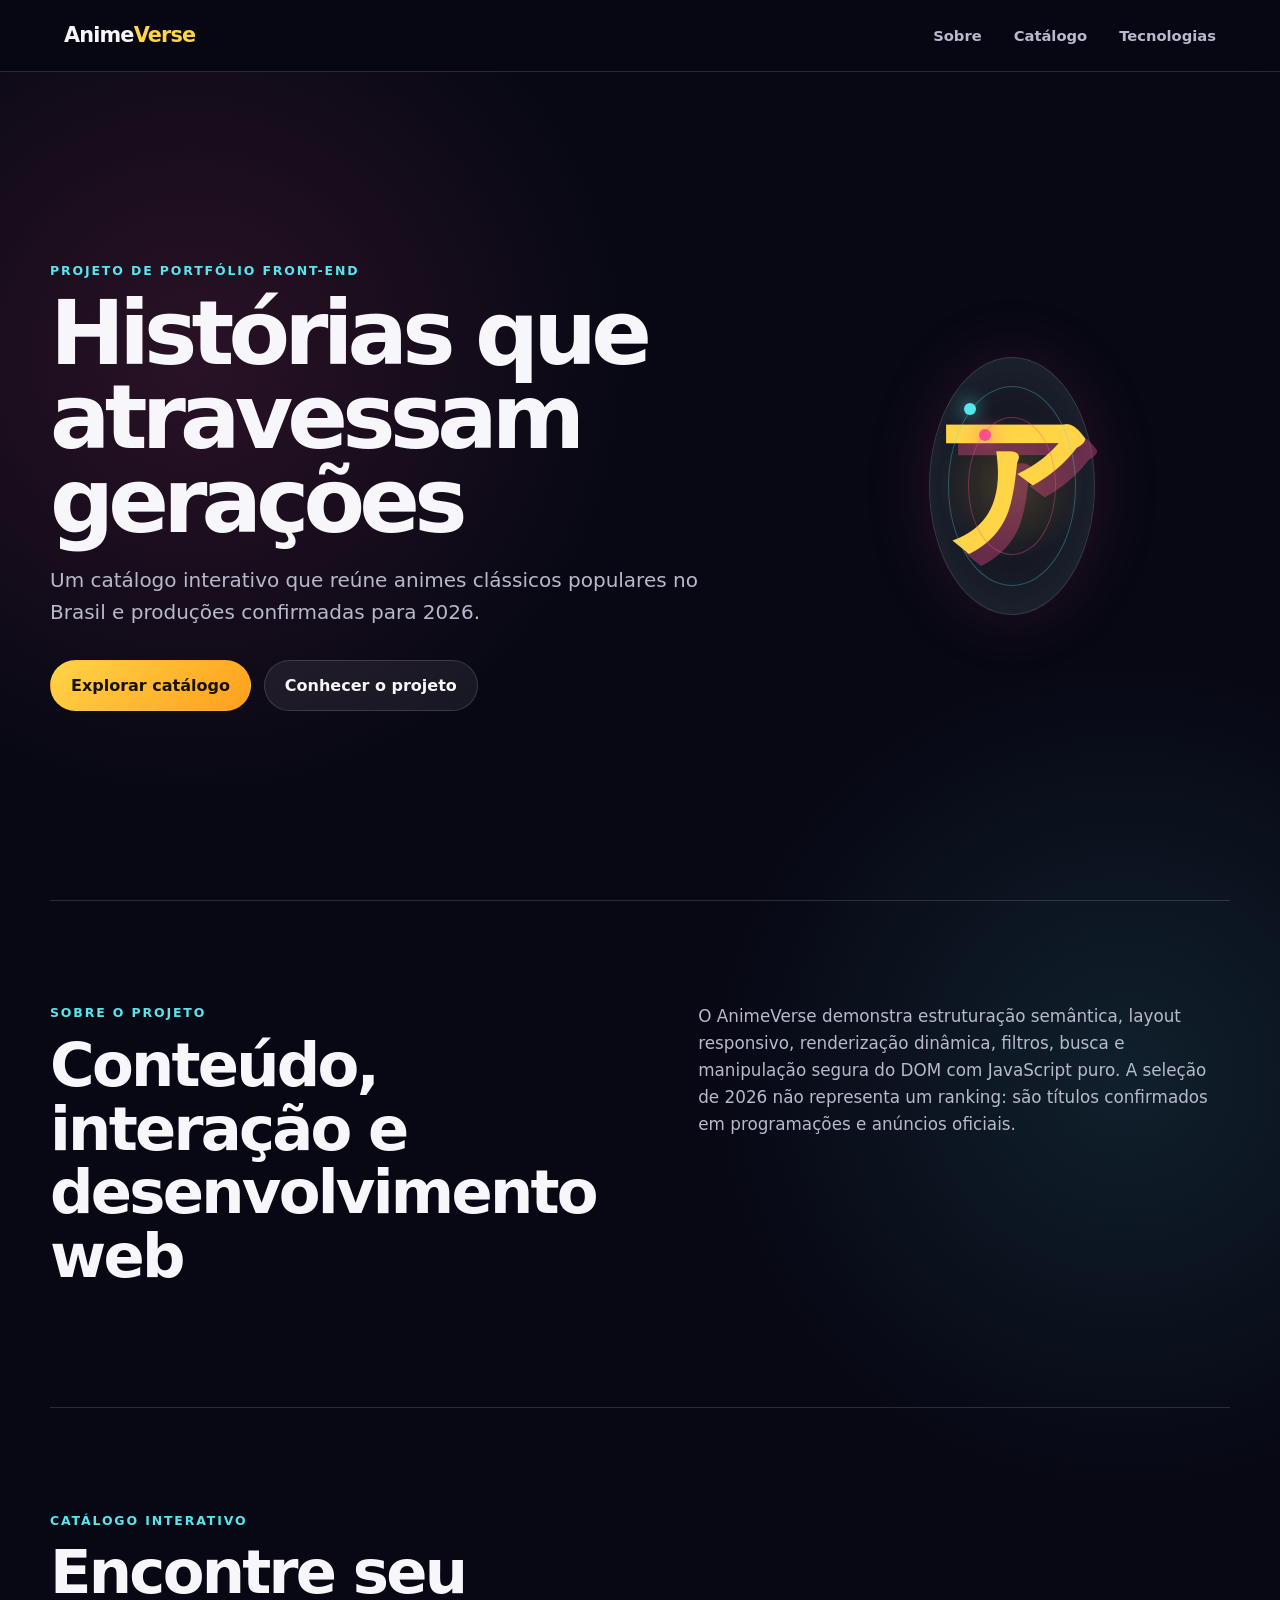
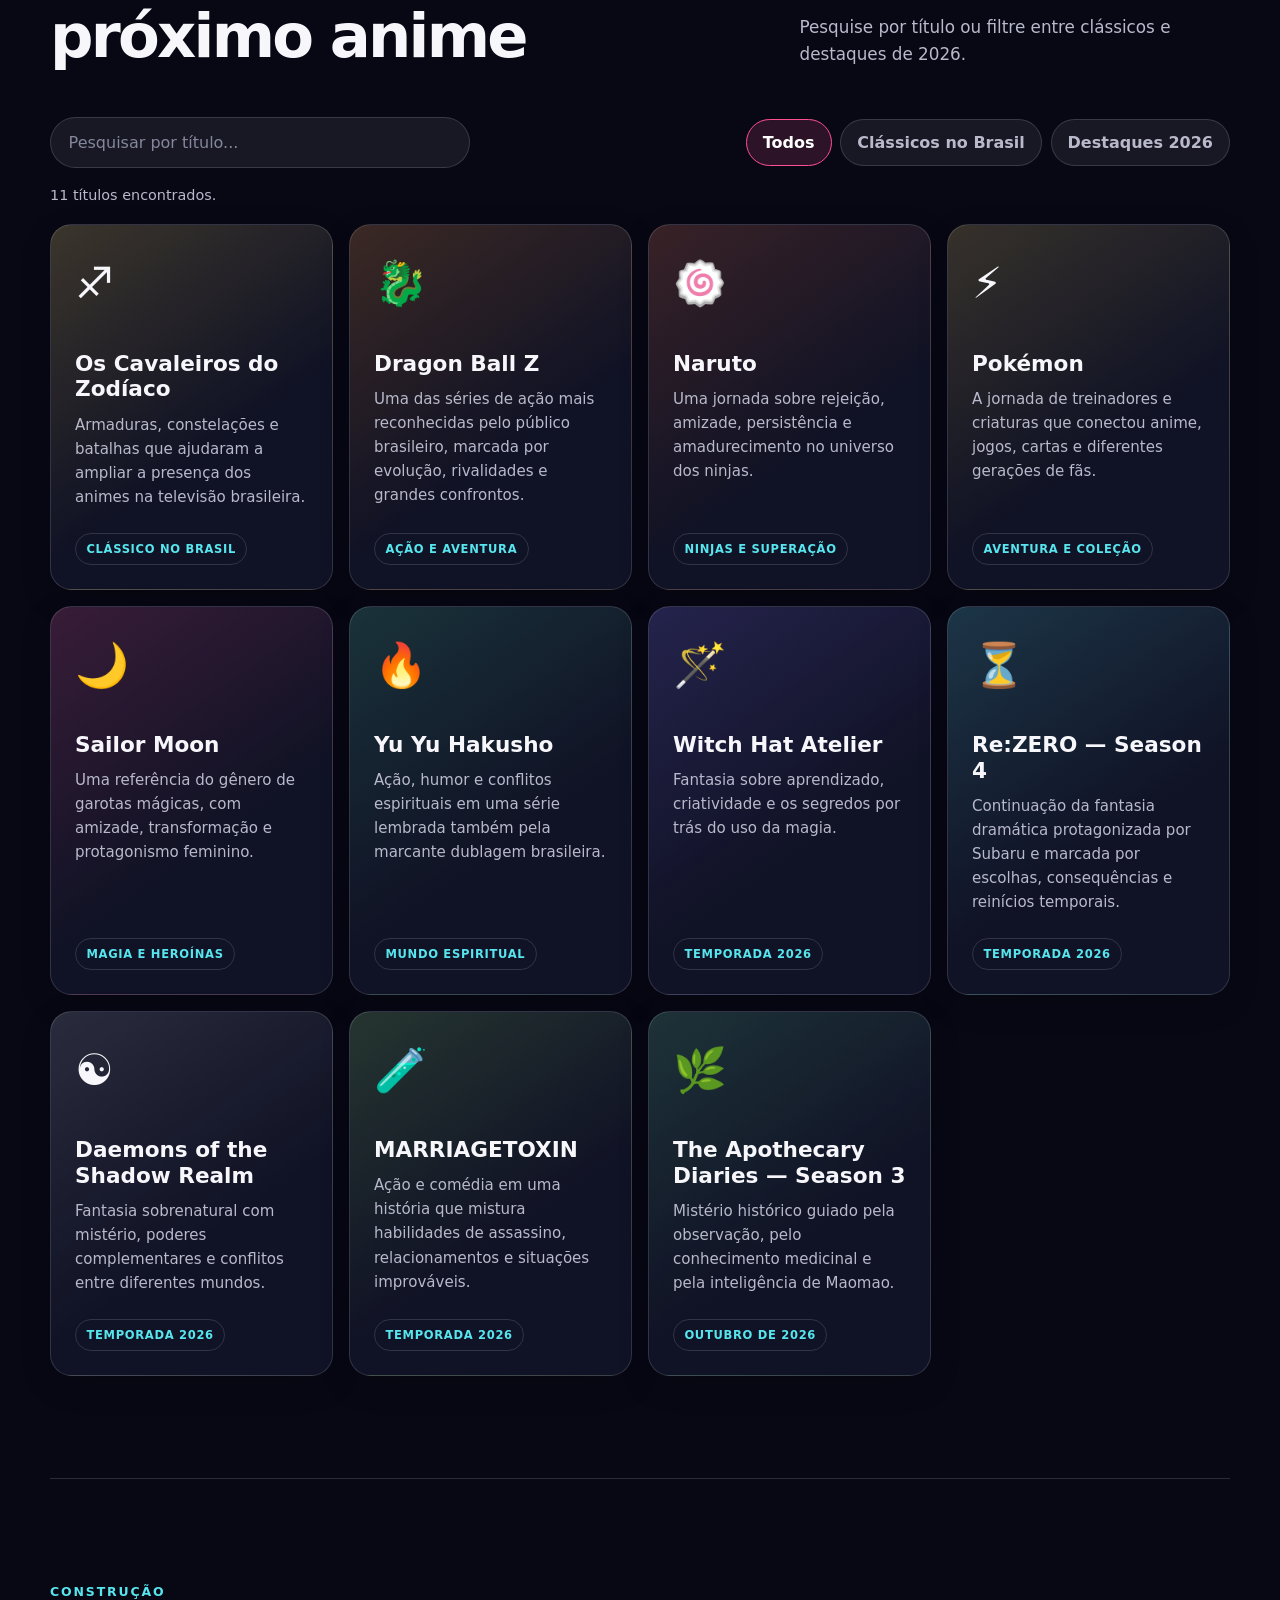
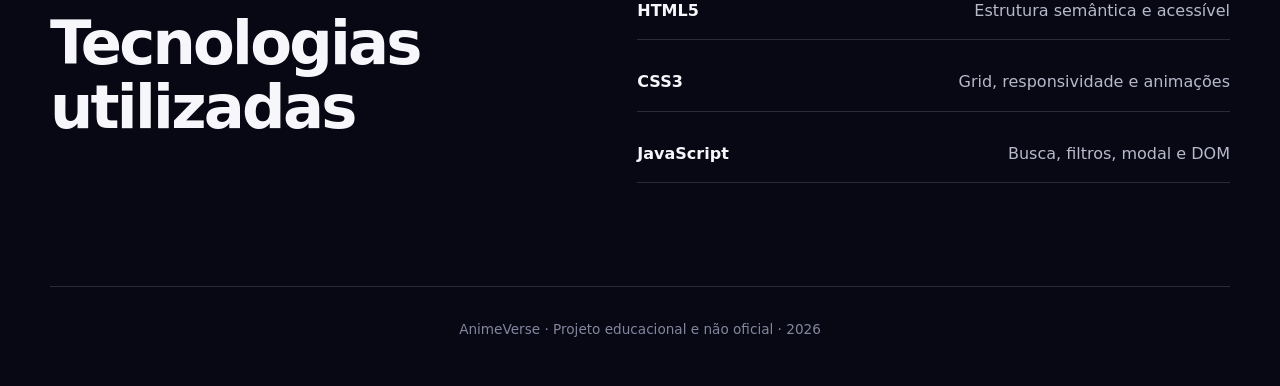
<file: index.html>
<!doctype html>
<html lang="pt-BR">
<head>
  <meta charset="utf-8">
  <meta name="viewport" content="width=device-width, initial-scale=1">
  <meta
    name="description"
    content="AnimeVerse: portfólio web interativo com clássicos populares no Brasil e destaques confirmados de 2026."
  >
  <title>AnimeVerse | Portfólio Web</title>
  <link rel="stylesheet" href="style.css">
  <script src="script.js" defer></script>
</head>
<body>
  <header class="topo">
    <a class="marca" href="#inicio" aria-label="AnimeVerse — início">
      Anime<span>Verse</span>
    </a>

    <nav aria-label="Navegação principal">
      <a href="#sobre">Sobre</a>
      <a href="#catalogo">Catálogo</a>
      <a href="#tecnologias">Tecnologias</a>
    </nav>
  </header>

  <main>
    <section id="inicio" class="hero" aria-labelledby="titulo-principal">
      <div class="hero-conteudo">
        <p class="rotulo">Projeto de portfólio front-end</p>
        <h1 id="titulo-principal">Histórias que atravessam gerações</h1>
        <p class="hero-texto">
          Um catálogo interativo que reúne animes clássicos populares no Brasil e
          produções confirmadas para 2026.
        </p>

        <div class="acoes">
          <a class="botao botao-primario" href="#catalogo">Explorar catálogo</a>
          <a class="botao botao-secundario" href="#sobre">Conhecer o projeto</a>
        </div>
      </div>

      <div class="hero-arte" aria-hidden="true">
        <span class="orbita orbita-um"></span>
        <span class="orbita orbita-dois"></span>
        <span class="simbolo">ア</span>
      </div>
    </section>

    <section id="sobre" class="secao sobre" aria-labelledby="titulo-sobre">
      <div>
        <p class="rotulo">Sobre o projeto</p>
        <h2 id="titulo-sobre">Conteúdo, interação e desenvolvimento web</h2>
      </div>

      <p>
        O AnimeVerse demonstra estruturação semântica, layout responsivo,
        renderização dinâmica, filtros, busca e manipulação segura do DOM com
        JavaScript puro. A seleção de 2026 não representa um ranking: são títulos
        confirmados em programações e anúncios oficiais.
      </p>
    </section>

    <section id="catalogo" class="secao" aria-labelledby="titulo-catalogo">
      <div class="cabecalho-secao">
        <div>
          <p class="rotulo">Catálogo interativo</p>
          <h2 id="titulo-catalogo">Encontre seu próximo anime</h2>
        </div>
        <p>
          Pesquise por título ou filtre entre clássicos e destaques de 2026.
        </p>
      </div>

      <div class="controles">
        <label class="campo-busca">
          <span class="sr-only">Pesquisar anime</span>
          <input
            id="busca"
            type="search"
            placeholder="Pesquisar por título..."
            autocomplete="off"
          >
        </label>

        <div class="filtros" role="group" aria-label="Filtrar catálogo">
          <button class="filtro ativo" type="button" data-filtro="todos" aria-pressed="true">
            Todos
          </button>
          <button class="filtro" type="button" data-filtro="classico" aria-pressed="false">
            Clássicos no Brasil
          </button>
          <button class="filtro" type="button" data-filtro="2026" aria-pressed="false">
            Destaques 2026
          </button>
        </div>
      </div>

      <p id="resultado-status" class="resultado-status" aria-live="polite"></p>
      <div id="grade-animes" class="grade-animes"></div>
    </section>

    <section id="tecnologias" class="secao tecnologias" aria-labelledby="titulo-tecnologias">
      <div>
        <p class="rotulo">Construção</p>
        <h2 id="titulo-tecnologias">Tecnologias utilizadas</h2>
      </div>

      <ul>
        <li><strong>HTML5</strong><span>Estrutura semântica e acessível</span></li>
        <li><strong>CSS3</strong><span>Grid, responsividade e animações</span></li>
        <li><strong>JavaScript</strong><span>Busca, filtros, modal e DOM</span></li>
      </ul>
    </section>
  </main>

  <dialog id="modal-anime" aria-labelledby="modal-titulo">
    <form method="dialog">
      <button class="fechar" type="submit" aria-label="Fechar detalhes">×</button>
    </form>
    <p id="modal-categoria" class="rotulo"></p>
    <h2 id="modal-titulo"></h2>
    <p id="modal-descricao"></p>
  </dialog>

  <footer>
    <p>
      AnimeVerse · Projeto educacional e não oficial ·
      <span id="ano-atual">2026</span>
    </p>
  </footer>
</body>
</html>
</file>
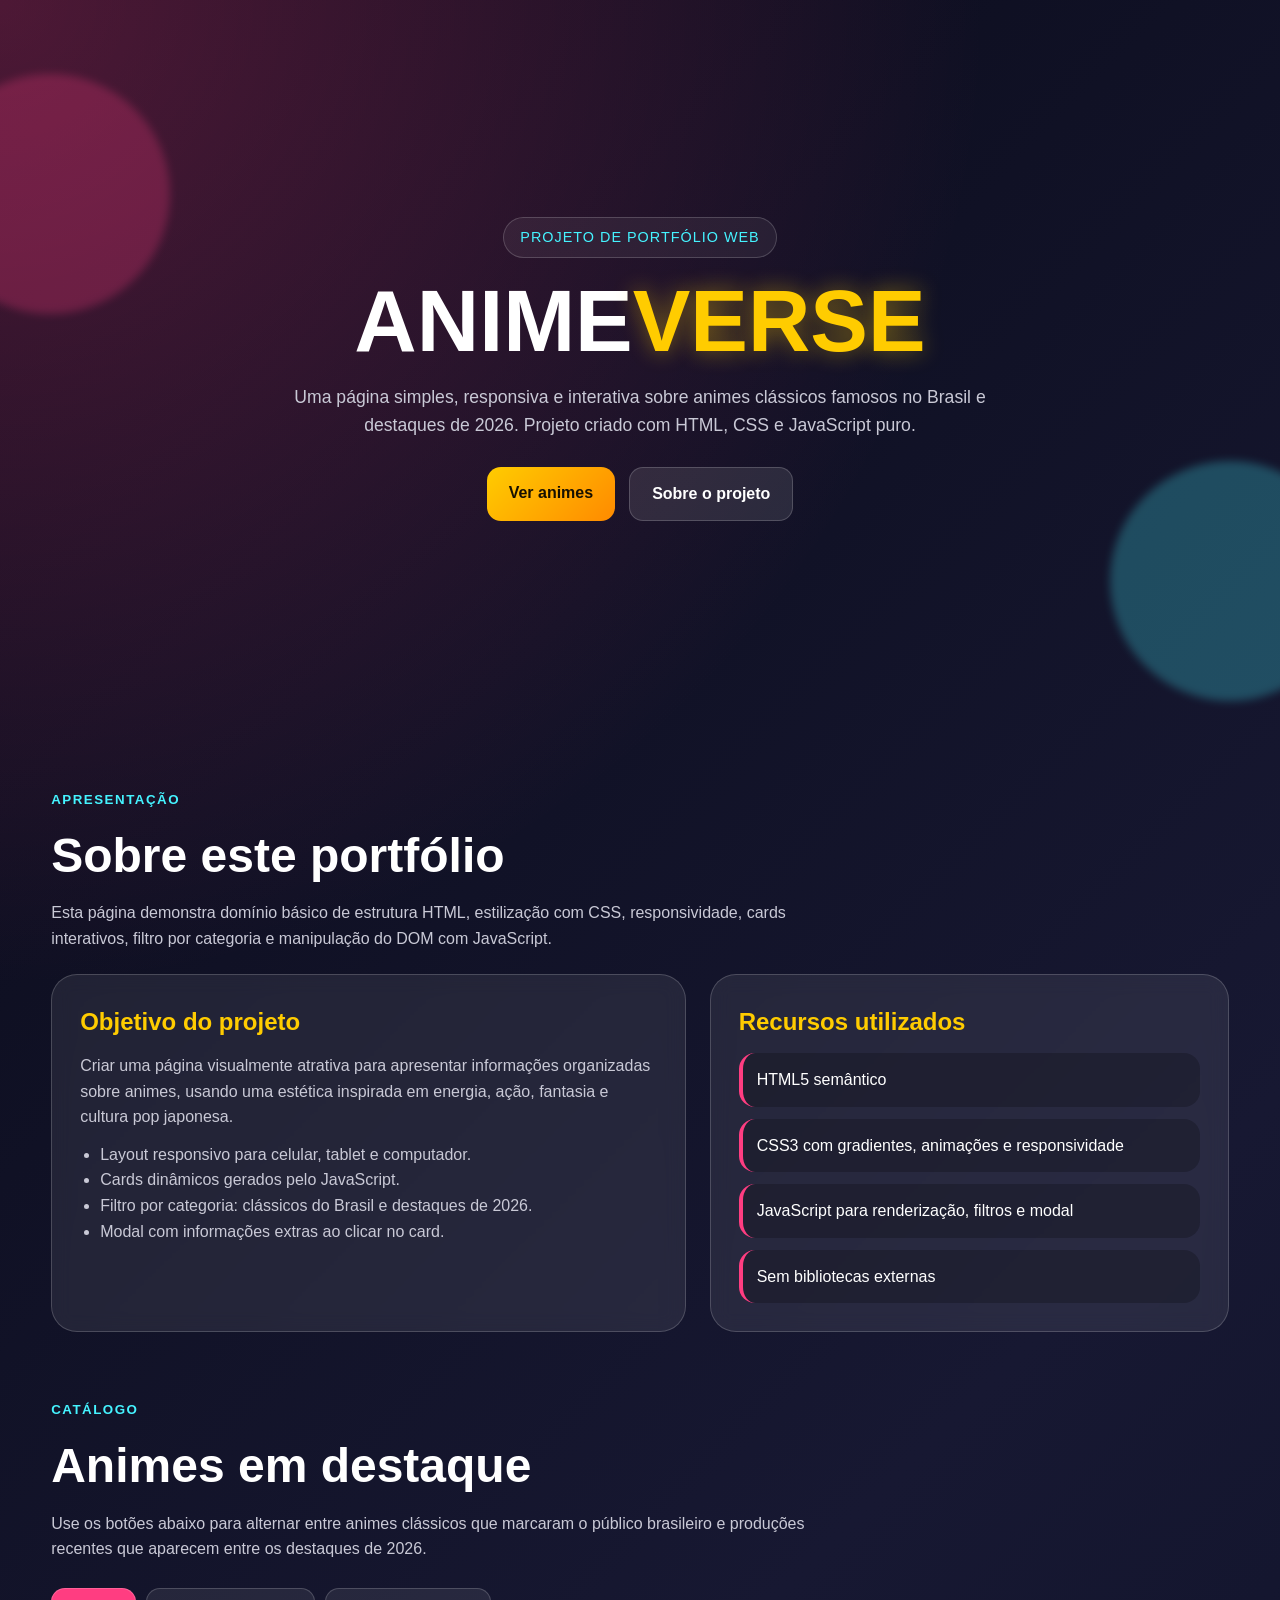
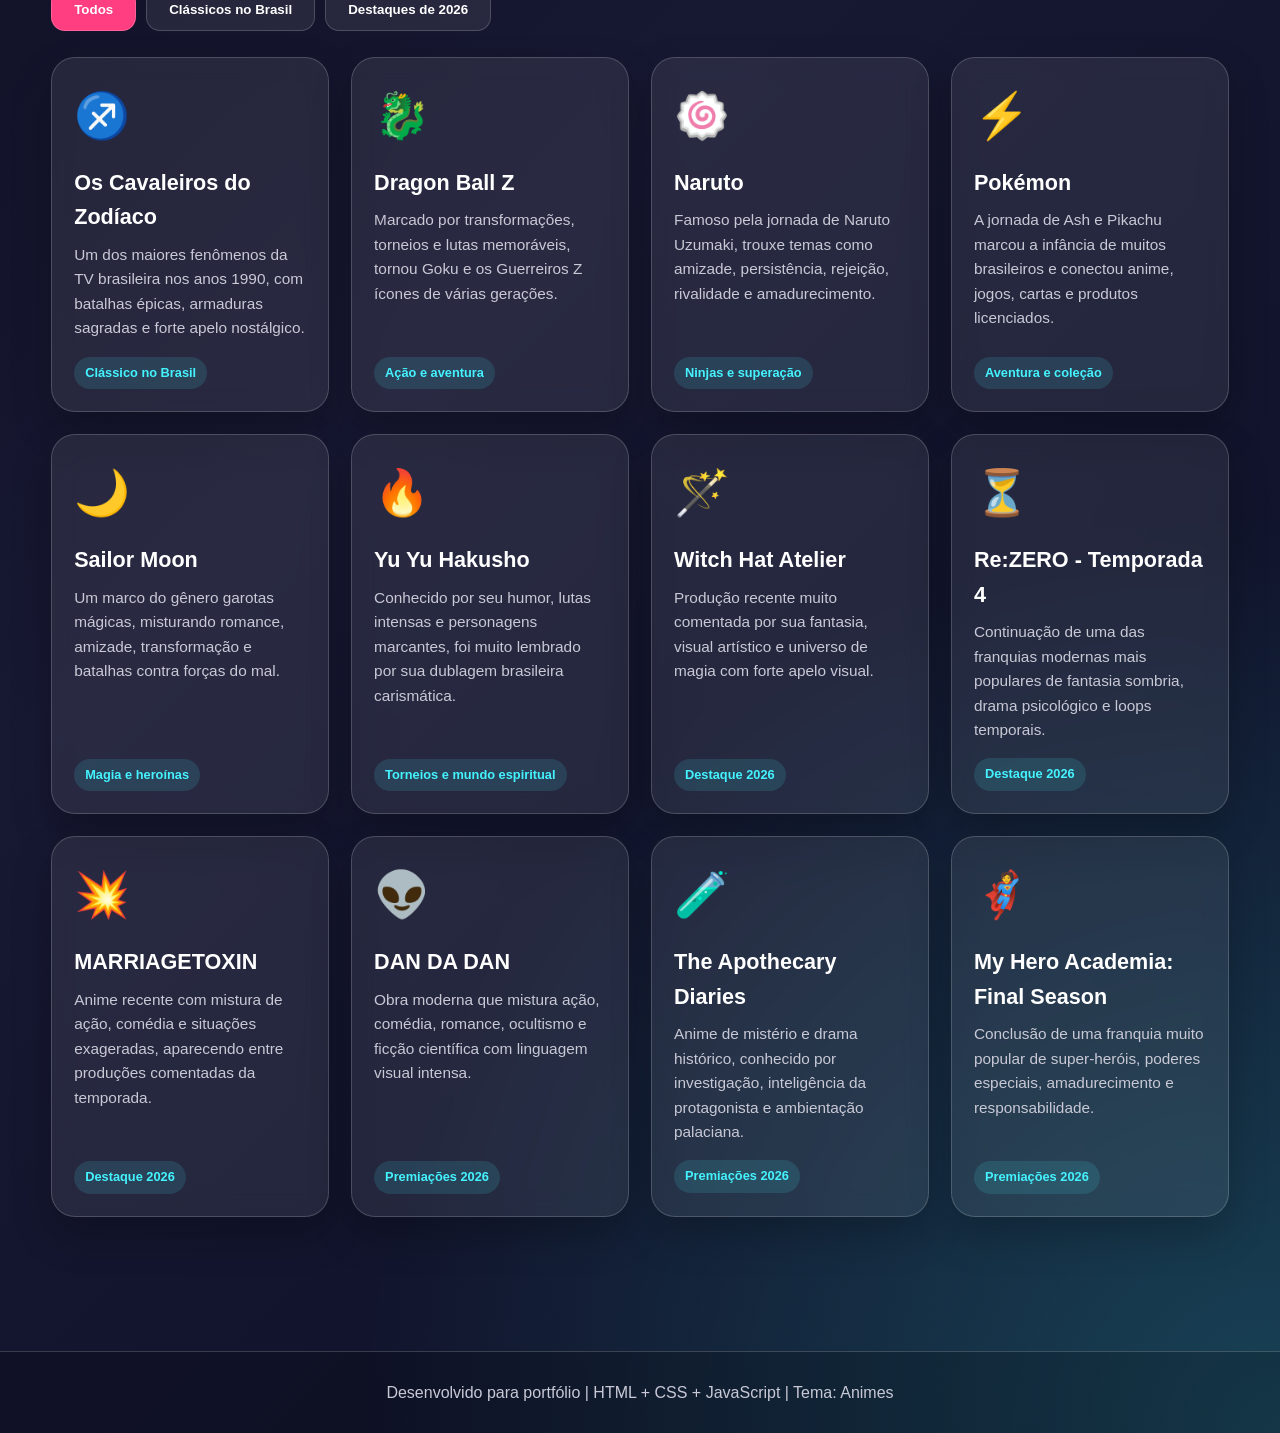
<file: portfolio_animes.html>
<!DOCTYPE html>
<html lang="pt-BR">
<head>
  <meta charset="UTF-8" />
  <meta name="viewport" content="width=device-width, initial-scale=1.0" />
  <title>Portfólio AnimeVerse</title>

  <style>
    * {
      margin: 0;
      padding: 0;
      box-sizing: border-box;
    }

    :root {
      --bg: #090a18;
      --card: rgba(255, 255, 255, 0.08);
      --text: #ffffff;
      --muted: #c9c9d6;
      --primary: #ffcc00;
      --secondary: #ff3d81;
      --accent: #45f3ff;
      --border: rgba(255, 255, 255, 0.18);
    }

    body {
      min-height: 100vh;
      font-family: Arial, Helvetica, sans-serif;
      background:
        radial-gradient(circle at top left, rgba(255, 61, 129, 0.28), transparent 30%),
        radial-gradient(circle at bottom right, rgba(69, 243, 255, 0.22), transparent 28%),
        linear-gradient(135deg, #090a18, #171832 55%, #0b1026);
      color: var(--text);
      line-height: 1.6;
    }

    header {
      min-height: 82vh;
      display: flex;
      align-items: center;
      justify-content: center;
      text-align: center;
      padding: 32px 20px;
      position: relative;
      overflow: hidden;
    }

    header::before,
    header::after {
      content: "";
      position: absolute;
      width: 240px;
      height: 240px;
      border-radius: 50%;
      filter: blur(4px);
      opacity: 0.25;
      animation: float 6s ease-in-out infinite;
    }

    header::before {
      background: var(--secondary);
      top: 10%;
      left: -70px;
    }

    header::after {
      background: var(--accent);
      bottom: 5%;
      right: -70px;
      animation-delay: 1.5s;
    }

    @keyframes float {
      0%, 100% { transform: translateY(0); }
      50% { transform: translateY(-22px); }
    }

    .hero {
      max-width: 950px;
      position: relative;
      z-index: 2;
    }

    .tag {
      display: inline-block;
      padding: 8px 16px;
      margin-bottom: 20px;
      border: 1px solid var(--border);
      border-radius: 999px;
      color: var(--accent);
      background: rgba(255, 255, 255, 0.06);
      font-size: 0.9rem;
      letter-spacing: 1px;
      text-transform: uppercase;
    }

    h1 {
      font-size: clamp(2.4rem, 8vw, 5.4rem);
      line-height: 1;
      margin-bottom: 18px;
      text-transform: uppercase;
    }

    h1 span {
      color: var(--primary);
      text-shadow: 0 0 22px rgba(255, 204, 0, 0.45);
    }

    .hero p {
      max-width: 760px;
      margin: 0 auto 28px;
      color: var(--muted);
      font-size: 1.1rem;
    }

    .hero-buttons {
      display: flex;
      justify-content: center;
      gap: 14px;
      flex-wrap: wrap;
    }

    button,
    .btn-link {
      border: none;
      cursor: pointer;
      padding: 13px 22px;
      border-radius: 14px;
      font-weight: 700;
      text-decoration: none;
      transition: transform 0.2s, box-shadow 0.2s, background 0.2s;
    }

    button:hover,
    .btn-link:hover {
      transform: translateY(-3px);
      box-shadow: 0 12px 24px rgba(0, 0, 0, 0.25);
    }

    .btn-primary {
      background: linear-gradient(135deg, var(--primary), #ff8a00);
      color: #171000;
    }

    .btn-secondary {
      background: rgba(255, 255, 255, 0.1);
      color: var(--text);
      border: 1px solid var(--border);
    }

    main {
      width: min(1180px, 92%);
      margin: 0 auto;
      padding: 48px 0 70px;
    }

    section {
      margin-bottom: 64px;
    }

    .section-title {
      margin-bottom: 22px;
    }

    .section-title small {
      color: var(--accent);
      text-transform: uppercase;
      letter-spacing: 1.5px;
      font-weight: bold;
    }

    .section-title h2 {
      font-size: clamp(1.8rem, 5vw, 3rem);
      margin: 6px 0;
    }

    .section-title p {
      color: var(--muted);
      max-width: 760px;
    }

    .filters {
      display: flex;
      flex-wrap: wrap;
      gap: 10px;
      margin: 26px 0;
    }

    .filter-btn {
      background: rgba(255, 255, 255, 0.08);
      color: var(--text);
      border: 1px solid var(--border);
    }

    .filter-btn.active {
      background: var(--secondary);
      color: white;
    }

    .grid {
      display: grid;
      grid-template-columns: repeat(auto-fit, minmax(245px, 1fr));
      gap: 22px;
    }

    .card {
      background: var(--card);
      border: 1px solid var(--border);
      border-radius: 24px;
      padding: 22px;
      min-height: 280px;
      display: flex;
      flex-direction: column;
      justify-content: space-between;
      backdrop-filter: blur(12px);
      box-shadow: 0 18px 40px rgba(0, 0, 0, 0.22);
      transition: transform 0.25s, border 0.25s;
    }

    .card:hover {
      transform: translateY(-7px) scale(1.01);
      border-color: rgba(255, 204, 0, 0.65);
    }

    .card-icon {
      font-size: 2.8rem;
      margin-bottom: 14px;
    }

    .card h3 {
      font-size: 1.35rem;
      margin-bottom: 8px;
    }

    .card p {
      color: var(--muted);
      font-size: 0.96rem;
      margin-bottom: 16px;
    }

    .badge {
      display: inline-block;
      width: fit-content;
      padding: 6px 11px;
      border-radius: 999px;
      background: rgba(69, 243, 255, 0.12);
      color: var(--accent);
      font-size: 0.8rem;
      font-weight: bold;
    }

    .portfolio-box {
      display: grid;
      grid-template-columns: 1.1fr 0.9fr;
      gap: 24px;
      align-items: stretch;
    }

    .panel {
      background: rgba(255, 255, 255, 0.08);
      border: 1px solid var(--border);
      border-radius: 26px;
      padding: 28px;
      backdrop-filter: blur(10px);
    }

    .panel h3 {
      color: var(--primary);
      margin-bottom: 12px;
      font-size: 1.5rem;
    }

    .panel p,
    .panel li {
      color: var(--muted);
    }

    .panel ul {
      padding-left: 20px;
      margin-top: 12px;
    }

    .status-list {
      display: grid;
      gap: 12px;
    }

    .status-item {
      padding: 14px;
      background: rgba(0, 0, 0, 0.22);
      border-radius: 16px;
      border-left: 4px solid var(--secondary);
    }

    .modal {
      position: fixed;
      inset: 0;
      display: none;
      align-items: center;
      justify-content: center;
      padding: 20px;
      background: rgba(0, 0, 0, 0.76);
      z-index: 10;
    }

    .modal.show {
      display: flex;
    }

    .modal-content {
      width: min(560px, 100%);
      background: #11142e;
      border: 1px solid var(--border);
      border-radius: 24px;
      padding: 28px;
      box-shadow: 0 20px 60px rgba(0, 0, 0, 0.55);
      animation: zoom 0.22s ease-out;
    }

    @keyframes zoom {
      from { transform: scale(0.94); opacity: 0; }
      to { transform: scale(1); opacity: 1; }
    }

    .modal-content h3 {
      color: var(--primary);
      margin-bottom: 10px;
      font-size: 1.7rem;
    }

    .modal-content p {
      color: var(--muted);
      margin-bottom: 18px;
    }

    .close-btn {
      background: var(--secondary);
      color: white;
      width: 100%;
    }

    footer {
      text-align: center;
      color: var(--muted);
      padding: 28px 20px;
      border-top: 1px solid var(--border);
      background: rgba(0, 0, 0, 0.18);
    }

    @media (max-width: 820px) {
      header {
        min-height: 72vh;
      }

      .portfolio-box {
        grid-template-columns: 1fr;
      }
    }
  </style>
</head>

<body>
  <header>
    <div class="hero">
      <span class="tag">Projeto de Portfólio Web</span>
      <h1>Anime<span>Verse</span></h1>
      <p>
        Uma página simples, responsiva e interativa sobre animes clássicos famosos no Brasil
        e destaques de 2026. Projeto criado com HTML, CSS e JavaScript puro.
      </p>

      <div class="hero-buttons">
        <a class="btn-link btn-primary" href="#animes">Ver animes</a>
        <a class="btn-link btn-secondary" href="#portfolio">Sobre o projeto</a>
      </div>
    </div>
  </header>

  <main>
    <section id="portfolio">
      <div class="section-title">
        <small>Apresentação</small>
        <h2>Sobre este portfólio</h2>
        <p>
          Esta página demonstra domínio básico de estrutura HTML, estilização com CSS,
          responsividade, cards interativos, filtro por categoria e manipulação do DOM com JavaScript.
        </p>
      </div>

      <div class="portfolio-box">
        <div class="panel">
          <h3>Objetivo do projeto</h3>
          <p>
            Criar uma página visualmente atrativa para apresentar informações organizadas sobre animes,
            usando uma estética inspirada em energia, ação, fantasia e cultura pop japonesa.
          </p>
          <ul>
            <li>Layout responsivo para celular, tablet e computador.</li>
            <li>Cards dinâmicos gerados pelo JavaScript.</li>
            <li>Filtro por categoria: clássicos do Brasil e destaques de 2026.</li>
            <li>Modal com informações extras ao clicar no card.</li>
          </ul>
        </div>

        <div class="panel">
          <h3>Recursos utilizados</h3>
          <div class="status-list">
            <div class="status-item">HTML5 semântico</div>
            <div class="status-item">CSS3 com gradientes, animações e responsividade</div>
            <div class="status-item">JavaScript para renderização, filtros e modal</div>
            <div class="status-item">Sem bibliotecas externas</div>
          </div>
        </div>
      </div>
    </section>

    <section id="animes">
      <div class="section-title">
        <small>Catálogo</small>
        <h2>Animes em destaque</h2>
        <p>
          Use os botões abaixo para alternar entre animes clássicos que marcaram o público brasileiro
          e produções recentes que aparecem entre os destaques de 2026.
        </p>
      </div>

      <div class="filters">
        <button class="filter-btn active" data-filter="todos">Todos</button>
        <button class="filter-btn" data-filter="classico">Clássicos no Brasil</button>
        <button class="filter-btn" data-filter="2026">Destaques de 2026</button>
      </div>

      <div class="grid" id="animeGrid"></div>
    </section>
  </main>

  <div class="modal" id="animeModal">
    <div class="modal-content">
      <h3 id="modalTitle">Título</h3>
      <p id="modalText">Descrição</p>
      <button class="close-btn" id="closeModal">Fechar</button>
    </div>
  </div>

  <footer>
    <p>Desenvolvido para portfólio | HTML + CSS + JavaScript | Tema: Animes</p>
  </footer>

  <script>
    const animes = [
      {
        titulo: "Os Cavaleiros do Zodíaco",
        categoria: "classico",
        icone: "♐",
        tag: "Clássico no Brasil",
        resumo: "Um dos maiores fenômenos da TV brasileira nos anos 1990, com batalhas épicas, armaduras sagradas e forte apelo nostálgico.",
        detalhe: "A obra acompanha jovens cavaleiros que protegem Atena usando armaduras baseadas em constelações. No Brasil, ajudou a popularizar os animes na TV aberta."
      },
      {
        titulo: "Dragon Ball Z",
        categoria: "classico",
        icone: "🐉",
        tag: "Ação e aventura",
        resumo: "Marcado por transformações, torneios e lutas memoráveis, tornou Goku e os Guerreiros Z ícones de várias gerações.",
        detalhe: "Dragon Ball Z consolidou no Brasil o gosto por sagas longas, poderes crescentes e rivalidades intensas, influenciando muitos fãs de anime e jogos."
      },
      {
        titulo: "Naruto",
        categoria: "classico",
        icone: "🍥",
        tag: "Ninjas e superação",
        resumo: "Famoso pela jornada de Naruto Uzumaki, trouxe temas como amizade, persistência, rejeição, rivalidade e amadurecimento.",
        detalhe: "Naruto se tornou muito popular entre jovens brasileiros, principalmente por sua narrativa de evolução pessoal e pelos conflitos emocionais dos personagens."
      },
      {
        titulo: "Pokémon",
        categoria: "classico",
        icone: "⚡",
        tag: "Aventura e coleção",
        resumo: "A jornada de Ash e Pikachu marcou a infância de muitos brasileiros e conectou anime, jogos, cartas e produtos licenciados.",
        detalhe: "Pokémon se destacou pela ideia de jornada, amizade entre treinador e criatura, batalhas e pelo famoso objetivo de se tornar um mestre Pokémon."
      },
      {
        titulo: "Sailor Moon",
        categoria: "classico",
        icone: "🌙",
        tag: "Magia e heroínas",
        resumo: "Um marco do gênero garotas mágicas, misturando romance, amizade, transformação e batalhas contra forças do mal.",
        detalhe: "Sailor Moon ajudou a fortalecer o protagonismo feminino nos animes exibidos no Brasil, com personagens carismáticas e visual marcante."
      },
      {
        titulo: "Yu Yu Hakusho",
        categoria: "classico",
        icone: "🔥",
        tag: "Torneios e mundo espiritual",
        resumo: "Conhecido por seu humor, lutas intensas e personagens marcantes, foi muito lembrado por sua dublagem brasileira carismática.",
        detalhe: "A história acompanha Yusuke Urameshi, um jovem que passa a atuar como detetive espiritual. O anime combina ação, drama, comédia e torneios memoráveis."
      },
      {
        titulo: "Witch Hat Atelier",
        categoria: "2026",
        icone: "🪄",
        tag: "Destaque 2026",
        resumo: "Produção recente muito comentada por sua fantasia, visual artístico e universo de magia com forte apelo visual.",
        detalhe: "A obra se destaca pelo imaginário de bruxas, aprendizado, encantamentos e construção de mundo, sendo uma boa referência para observar direção de arte em anime."
      },
      {
        titulo: "Re:ZERO - Temporada 4",
        categoria: "2026",
        icone: "⏳",
        tag: "Destaque 2026",
        resumo: "Continuação de uma das franquias modernas mais populares de fantasia sombria, drama psicológico e loops temporais.",
        detalhe: "A série trabalha tensão, escolhas difíceis e consequências emocionais, mantendo o interesse do público com suspense e desenvolvimento de personagens."
      },
      {
        titulo: "MARRIAGETOXIN",
        categoria: "2026",
        icone: "💥",
        tag: "Destaque 2026",
        resumo: "Anime recente com mistura de ação, comédia e situações exageradas, aparecendo entre produções comentadas da temporada.",
        detalhe: "A proposta combina humor, conflitos inusitados e ritmo acelerado, características que funcionam bem para atrair o público em plataformas digitais."
      },
      {
        titulo: "DAN DA DAN",
        categoria: "2026",
        icone: "👽",
        tag: "Premiações 2026",
        resumo: "Obra moderna que mistura ação, comédia, romance, ocultismo e ficção científica com linguagem visual intensa.",
        detalhe: "DAN DA DAN ganhou destaque internacional por sua estética vibrante, cenas dinâmicas e combinação de elementos sobrenaturais com humor adolescente."
      },
      {
        titulo: "The Apothecary Diaries",
        categoria: "2026",
        icone: "🧪",
        tag: "Premiações 2026",
        resumo: "Anime de mistério e drama histórico, conhecido por investigação, inteligência da protagonista e ambientação palaciana.",
        detalhe: "A obra se diferencia por usar raciocínio, medicina, observação e intriga política, fugindo do modelo tradicional de anime baseado apenas em batalhas."
      },
      {
        titulo: "My Hero Academia: Final Season",
        categoria: "2026",
        icone: "🦸",
        tag: "Premiações 2026",
        resumo: "Conclusão de uma franquia muito popular de super-heróis, poderes especiais, amadurecimento e responsabilidade.",
        detalhe: "A temporada final chama atenção por encerrar arcos importantes e por reforçar temas como legado, heroísmo, sacrifício e escolhas morais."
      }
    ];

    const animeGrid = document.getElementById("animeGrid");
    const filterButtons = document.querySelectorAll(".filter-btn");
    const modal = document.getElementById("animeModal");
    const modalTitle = document.getElementById("modalTitle");
    const modalText = document.getElementById("modalText");
    const closeModal = document.getElementById("closeModal");

    function renderAnimes(filtro = "todos") {
      animeGrid.innerHTML = "";

      const listaFiltrada = filtro === "todos"
        ? animes
        : animes.filter(anime => anime.categoria === filtro);

      listaFiltrada.forEach(anime => {
        const card = document.createElement("article");
        card.classList.add("card");

        card.innerHTML = `
          <div>
            <div class="card-icon">${anime.icone}</div>
            <h3>${anime.titulo}</h3>
            <p>${anime.resumo}</p>
          </div>
          <span class="badge">${anime.tag}</span>
        `;

        card.addEventListener("click", () => abrirModal(anime));
        animeGrid.appendChild(card);
      });
    }

    function abrirModal(anime) {
      modalTitle.textContent = anime.titulo;
      modalText.textContent = anime.detalhe;
      modal.classList.add("show");
    }

    closeModal.addEventListener("click", () => {
      modal.classList.remove("show");
    });

    modal.addEventListener("click", event => {
      if (event.target === modal) {
        modal.classList.remove("show");
      }
    });

    filterButtons.forEach(button => {
      button.addEventListener("click", () => {
        filterButtons.forEach(btn => btn.classList.remove("active"));
        button.classList.add("active");
        renderAnimes(button.dataset.filter);
      });
    });

    renderAnimes();
  </script>
</body>
</html>
</file>
<file: style.css>
:root {
  color-scheme: dark;
  --fundo: #070814;
  --fundo-elevado: #101225;
  --painel: rgba(255, 255, 255, 0.065);
  --texto: #f7f7fb;
  --texto-suave: #b8b9cb;
  --amarelo: #ffd447;
  --rosa: #ff4f91;
  --ciano: #57e5ee;
  --borda: rgba(255, 255, 255, 0.14);
  --sombra: 0 24px 70px rgba(0, 0, 0, 0.42);
}

* {
  box-sizing: border-box;
}

html {
  min-width: 320px;
  scroll-behavior: smooth;
}

body {
  min-height: 100vh;
  margin: 0;
  background:
    radial-gradient(circle at 15% 10%, rgba(255, 79, 145, 0.14), transparent 28rem),
    radial-gradient(circle at 88% 30%, rgba(87, 229, 238, 0.11), transparent 26rem),
    var(--fundo);
  color: var(--texto);
  font-family: Inter, ui-sans-serif, system-ui, -apple-system, BlinkMacSystemFont, "Segoe UI", sans-serif;
  line-height: 1.6;
}

a {
  color: inherit;
}

button,
input {
  font: inherit;
}

.topo {
  position: sticky;
  top: 0;
  z-index: 5;
  display: flex;
  justify-content: space-between;
  align-items: center;
  gap: 2rem;
  min-height: 4.5rem;
  border-bottom: 1px solid var(--borda);
  padding: 0 5vw;
  background: rgba(7, 8, 20, 0.84);
  backdrop-filter: blur(16px);
}

.marca {
  color: var(--texto);
  font-size: 1.3rem;
  font-weight: 900;
  letter-spacing: -0.04em;
  text-decoration: none;
}

.marca span {
  color: var(--amarelo);
}

nav {
  display: flex;
  gap: clamp(0.8rem, 3vw, 2rem);
}

nav a {
  color: var(--texto-suave);
  font-size: 0.92rem;
  font-weight: 700;
  text-decoration: none;
}

nav a:hover,
nav a:focus-visible {
  color: var(--amarelo);
}

main,
footer {
  width: min(1180px, calc(100% - 2rem));
  margin-inline: auto;
}

.hero {
  display: grid;
  grid-template-columns: minmax(0, 1.2fr) minmax(260px, 0.8fr);
  gap: clamp(2rem, 7vw, 6rem);
  align-items: center;
  min-height: calc(100vh - 4.5rem);
  padding: 5rem 0;
}

.rotulo {
  margin: 0 0 0.65rem;
  color: var(--ciano);
  font-size: 0.78rem;
  font-weight: 850;
  letter-spacing: 0.15em;
  text-transform: uppercase;
}

h1,
h2,
p {
  margin-top: 0;
}

h1 {
  max-width: 800px;
  margin-bottom: 1.25rem;
  font-size: clamp(2.8rem, 7vw, 6.4rem);
  letter-spacing: -0.065em;
  line-height: 0.94;
  text-wrap: balance;
}

.hero-texto {
  max-width: 650px;
  color: var(--texto-suave);
  font-size: clamp(1.05rem, 2vw, 1.25rem);
}

.acoes {
  display: flex;
  flex-wrap: wrap;
  gap: 0.8rem;
  margin-top: 2rem;
}

.botao {
  display: inline-flex;
  justify-content: center;
  align-items: center;
  min-height: 3rem;
  border: 1px solid transparent;
  border-radius: 999px;
  padding: 0.75rem 1.25rem;
  font-weight: 800;
  text-decoration: none;
  transition: transform 180ms ease, border-color 180ms ease, background 180ms ease;
}

.botao:hover {
  transform: translateY(-2px);
}

.botao-primario {
  background: linear-gradient(135deg, var(--amarelo), #ff9f1c);
  color: #191100;
}

.botao-secundario {
  border-color: var(--borda);
  background: var(--painel);
}

.hero-arte {
  position: relative;
  display: grid;
  place-items: center;
  aspect-ratio: 1;
  max-width: 430px;
  margin-inline: auto;
  border: 1px solid var(--borda);
  border-radius: 50%;
  background:
    radial-gradient(circle, rgba(255, 212, 71, 0.18), transparent 48%),
    var(--painel);
  box-shadow:
    0 0 70px rgba(255, 79, 145, 0.14),
    inset 0 0 60px rgba(87, 229, 238, 0.08);
}

.simbolo {
  color: var(--amarelo);
  font-family: serif;
  font-size: clamp(6rem, 18vw, 10rem);
  font-weight: 900;
  text-shadow: 12px 12px 0 rgba(255, 79, 145, 0.35);
}

.orbita {
  position: absolute;
  inset: 11%;
  border: 1px solid rgba(87, 229, 238, 0.3);
  border-radius: 50%;
  animation: girar 16s linear infinite;
}

.orbita::after {
  position: absolute;
  top: 8%;
  left: 12%;
  width: 0.75rem;
  height: 0.75rem;
  border-radius: 50%;
  background: var(--ciano);
  box-shadow: 0 0 18px var(--ciano);
  content: "";
}

.orbita-dois {
  inset: 23%;
  border-color: rgba(255, 79, 145, 0.38);
  animation-direction: reverse;
  animation-duration: 11s;
}

.orbita-dois::after {
  background: var(--rosa);
  box-shadow: 0 0 18px var(--rosa);
}

.secao {
  padding: clamp(4rem, 8vw, 7rem) 0;
  border-top: 1px solid var(--borda);
}

.sobre,
.tecnologias {
  display: grid;
  grid-template-columns: 0.9fr 1.1fr;
  gap: clamp(2rem, 8vw, 7rem);
}

.secao h2 {
  margin-bottom: 1rem;
  font-size: clamp(2rem, 5vw, 3.8rem);
  letter-spacing: -0.045em;
  line-height: 1.05;
  text-wrap: balance;
}

.sobre > p,
.cabecalho-secao > p {
  color: var(--texto-suave);
  font-size: 1.05rem;
}

.cabecalho-secao {
  display: grid;
  grid-template-columns: 1fr minmax(260px, 0.6fr);
  gap: 2rem;
  align-items: end;
}

.controles {
  display: flex;
  justify-content: space-between;
  gap: 1rem;
  align-items: center;
  margin: 2rem 0 1rem;
}

.campo-busca {
  flex: 1;
  max-width: 420px;
}

.campo-busca input {
  width: 100%;
  min-height: 3rem;
  border: 1px solid var(--borda);
  border-radius: 999px;
  padding: 0.75rem 1.1rem;
  background: var(--painel);
  color: var(--texto);
}

.campo-busca input::placeholder {
  color: #85879e;
}

.filtros {
  display: flex;
  flex-wrap: wrap;
  gap: 0.55rem;
}

.filtro {
  min-height: 2.75rem;
  border: 1px solid var(--borda);
  border-radius: 999px;
  padding: 0.6rem 1rem;
  background: var(--painel);
  color: var(--texto-suave);
  cursor: pointer;
  font-weight: 750;
}

.filtro:hover,
.filtro.ativo {
  border-color: var(--rosa);
  background: rgba(255, 79, 145, 0.15);
  color: #fff;
}

.resultado-status {
  min-height: 1.5rem;
  margin-bottom: 1rem;
  color: var(--texto-suave);
  font-size: 0.9rem;
}

.grade-animes {
  display: grid;
  grid-template-columns: repeat(auto-fit, minmax(min(100%, 250px), 1fr));
  gap: 1rem;
}

.card-anime {
  display: flex;
  min-height: 300px;
  width: 100%;
  flex-direction: column;
  justify-content: space-between;
  border: 1px solid var(--borda);
  border-radius: 1.35rem;
  padding: 1.5rem;
  background:
    linear-gradient(145deg, var(--cor-card, rgba(255, 79, 145, 0.12)), transparent 60%),
    var(--fundo-elevado);
  color: var(--texto);
  cursor: pointer;
  text-align: left;
  box-shadow: 0 10px 30px rgba(0, 0, 0, 0.18);
  transition: transform 190ms ease, border-color 190ms ease, box-shadow 190ms ease;
}

.card-anime:hover {
  transform: translateY(-5px);
  border-color: rgba(255, 212, 71, 0.58);
  box-shadow: var(--sombra);
}

.card-icone {
  display: block;
  margin-bottom: 2rem;
  font-size: 2.7rem;
}

.card-anime h3 {
  margin: 0 0 0.65rem;
  font-size: 1.35rem;
  line-height: 1.2;
}

.card-anime p {
  margin-bottom: 1.5rem;
  color: var(--texto-suave);
  font-size: 0.94rem;
}

.card-etiqueta {
  width: fit-content;
  border: 1px solid var(--borda);
  border-radius: 999px;
  padding: 0.35rem 0.65rem;
  color: var(--ciano);
  font-size: 0.72rem;
  font-weight: 800;
  letter-spacing: 0.06em;
  text-transform: uppercase;
}

.sem-resultados {
  grid-column: 1 / -1;
  border: 1px dashed var(--borda);
  border-radius: 1rem;
  padding: 3rem 1rem;
  color: var(--texto-suave);
  text-align: center;
}

.tecnologias ul {
  display: grid;
  gap: 0.8rem;
  margin: 0;
  padding: 0;
  list-style: none;
}

.tecnologias li {
  display: flex;
  justify-content: space-between;
  gap: 2rem;
  border-bottom: 1px solid var(--borda);
  padding: 1rem 0;
}

.tecnologias li span {
  color: var(--texto-suave);
  text-align: right;
}

dialog {
  width: min(560px, calc(100% - 2rem));
  border: 1px solid var(--borda);
  border-radius: 1.5rem;
  padding: 2rem;
  background: #111329;
  color: var(--texto);
  box-shadow: var(--sombra);
}

dialog::backdrop {
  background: rgba(0, 0, 0, 0.74);
  backdrop-filter: blur(5px);
}

dialog h2 {
  margin-bottom: 0.8rem;
  font-size: clamp(1.7rem, 5vw, 2.5rem);
  line-height: 1.1;
}

dialog > p:last-child {
  margin-bottom: 0;
  color: var(--texto-suave);
}

dialog form {
  display: flex;
  justify-content: flex-end;
}

.fechar {
  display: grid;
  place-items: center;
  width: 2.5rem;
  height: 2.5rem;
  border: 1px solid var(--borda);
  border-radius: 50%;
  background: var(--painel);
  color: var(--texto);
  cursor: pointer;
  font-size: 1.6rem;
}

button:focus-visible,
input:focus-visible,
a:focus-visible {
  outline: 3px solid var(--amarelo);
  outline-offset: 3px;
}

footer {
  padding: 2rem 0;
  border-top: 1px solid var(--borda);
  color: #84869e;
  font-size: 0.85rem;
  text-align: center;
}

.sr-only {
  position: absolute;
  width: 1px;
  height: 1px;
  overflow: hidden;
  clip: rect(0, 0, 0, 0);
  white-space: nowrap;
}

@keyframes girar {
  to {
    transform: rotate(360deg);
  }
}

@media (max-width: 800px) {
  .hero,
  .sobre,
  .tecnologias,
  .cabecalho-secao {
    grid-template-columns: 1fr;
  }

  .hero {
    min-height: auto;
  }

  .hero-arte {
    width: min(90%, 360px);
  }

  .controles {
    align-items: stretch;
    flex-direction: column;
  }

  .campo-busca {
    max-width: none;
  }
}

@media (max-width: 560px) {
  .topo {
    align-items: flex-start;
    flex-direction: column;
    gap: 0.4rem;
    padding-block: 0.8rem;
  }

  nav {
    width: 100%;
    justify-content: space-between;
  }

  .tecnologias li {
    align-items: flex-start;
    flex-direction: column;
    gap: 0.25rem;
  }

  .tecnologias li span {
    text-align: left;
  }
}

@media (prefers-reduced-motion: reduce) {
  html {
    scroll-behavior: auto;
  }

  *,
  *::before,
  *::after {
    animation-duration: 0.01ms !important;
    animation-iteration-count: 1 !important;
    transition-duration: 0.01ms !important;
  }
}
</file>
